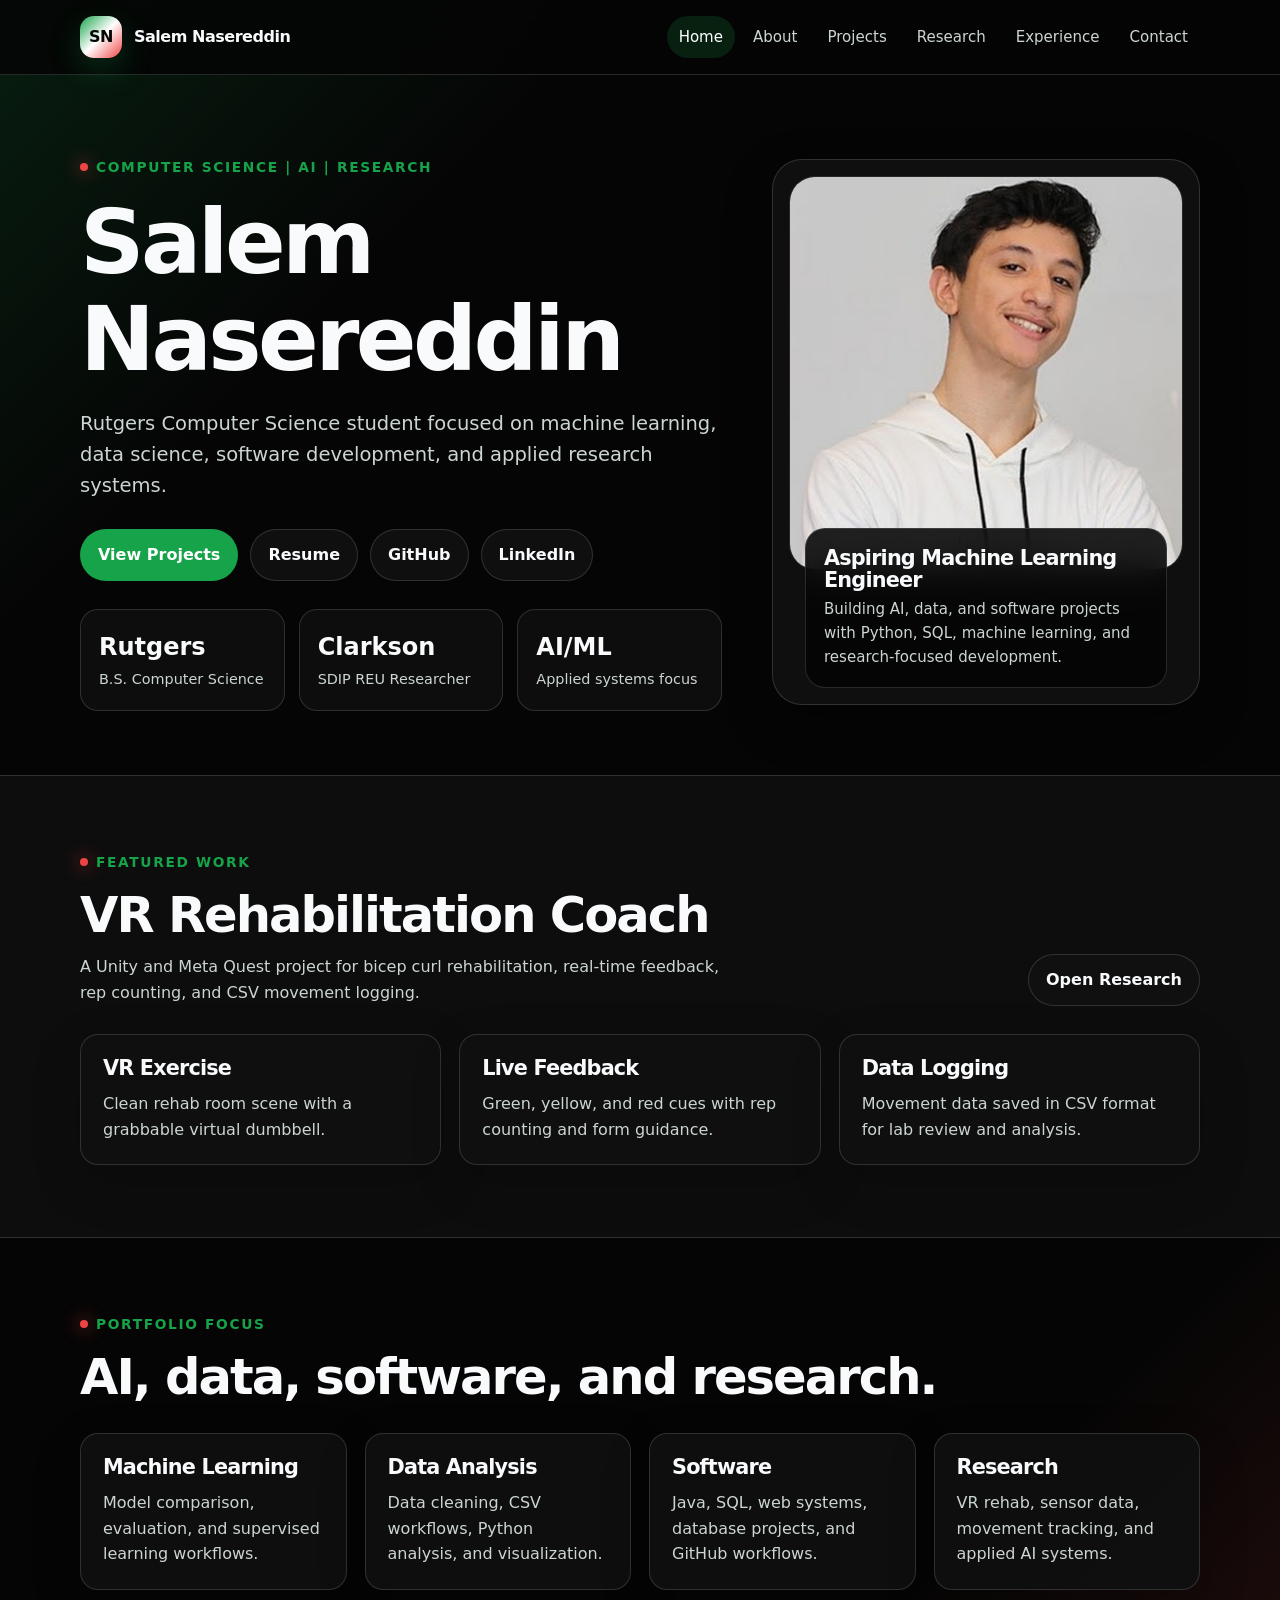
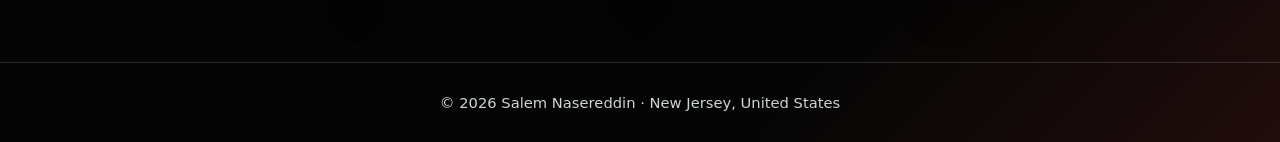
<file: index.html>
<!DOCTYPE html>
<html lang="en">
<head>
  <meta charset="UTF-8" />
  <meta name="viewport" content="width=device-width, initial-scale=1.0" />
  <meta name="description" content="Portfolio of Salem Nasereddin, a Rutgers Computer Science student focused on AI, machine learning, data, and research systems." />
  <title>Salem Nasereddin</title>
  <link rel="stylesheet" href="css/style.css" />
</head>
<body>
  <header class="site-header">
    <nav class="nav container">
      <a class="brand" href="index.html" aria-label="Salem Nasereddin home">
        <span class="brand-mark">SN</span>
        <span>Salem Nasereddin</span>
      </a>

      <button class="menu-toggle" aria-label="Toggle menu" aria-expanded="false">
        <span></span><span></span><span></span>
      </button>

      <div class="nav-links">
        <a class="active" href="index.html">Home</a>
        <a href="about.html">About</a>
        <a href="projects.html">Projects</a>
        <a href="research.html">Research</a>
        <a href="experience.html">Experience</a>
        <a href="contact.html">Contact</a>
      </div>
    </nav>
  </header>

  <main>
    <section class="hero">
      <div class="container hero-grid">
        <div class="reveal">
          <span class="eyebrow">Computer Science | AI | Research</span>
          <h1>Salem Nasereddin</h1>
          <p class="lead">Rutgers Computer Science student focused on machine learning, data science, software development, and applied research systems.</p>

          <div class="hero-actions">
            <a class="btn primary" href="projects.html">View Projects</a>
            <a class="btn secondary" href="assets/Salem_Nasereddin_Resume.pdf" target="_blank" rel="noreferrer">Resume</a>
            <a class="btn secondary" href="https://github.com/xs0mx" target="_blank" rel="noreferrer">GitHub</a>
            <a class="btn secondary" href="https://www.linkedin.com/in/salem-nasereddin-930493247/" target="_blank" rel="noreferrer">LinkedIn</a>
          </div>

          <div class="stat-grid">
            <div class="stat"><strong>Rutgers</strong><span>B.S. Computer Science</span></div>
            <div class="stat"><strong>Clarkson</strong><span>SDIP REU Researcher</span></div>
            <div class="stat"><strong>AI/ML</strong><span>Applied systems focus</span></div>
          </div>
        </div>

        <aside class="hero-card reveal">
          <img class="profile-photo" src="assets/profile.jpg" alt="Professional photo of Salem Nasereddin" />
          <div class="quick-card">
            <h3>Aspiring Machine Learning Engineer</h3>
            <p>Building AI, data, and software projects with Python, SQL, machine learning, and research-focused development.</p>
          </div>
        </aside>
      </div>
    </section>

    <section class="section alt">
      <div class="container">
        <div class="section-header reveal">
          <div>
            <span class="eyebrow">Featured Work</span>
            <h2>VR Rehabilitation Coach</h2>
            <p>A Unity and Meta Quest project for bicep curl rehabilitation, real-time feedback, rep counting, and CSV movement logging.</p>
          </div>
          <a class="btn secondary" href="research.html">Open Research</a>
        </div>

        <div class="grid-3">
          <article class="card reveal">
            <h3>VR Exercise</h3>
            <p>Clean rehab room scene with a grabbable virtual dumbbell.</p>
          </article>
          <article class="card reveal">
            <h3>Live Feedback</h3>
            <p>Green, yellow, and red cues with rep counting and form guidance.</p>
          </article>
          <article class="card reveal">
            <h3>Data Logging</h3>
            <p>Movement data saved in CSV format for lab review and analysis.</p>
          </article>
        </div>
      </div>
    </section>

    <section class="section">
      <div class="container">
        <div class="section-header reveal">
          <div>
            <span class="eyebrow">Portfolio Focus</span>
            <h2>AI, data, software, and research.</h2>
          </div>
        </div>

        <div class="grid-4">
          <article class="card reveal">
            <h3>Machine Learning</h3>
            <p>Model comparison, evaluation, and supervised learning workflows.</p>
          </article>
          <article class="card reveal">
            <h3>Data Analysis</h3>
            <p>Data cleaning, CSV workflows, Python analysis, and visualization.</p>
          </article>
          <article class="card reveal">
            <h3>Software</h3>
            <p>Java, SQL, web systems, database projects, and GitHub workflows.</p>
          </article>
          <article class="card reveal">
            <h3>Research</h3>
            <p>VR rehab, sensor data, movement tracking, and applied AI systems.</p>
          </article>
        </div>
      </div>
    </section>
  </main>

  <footer class="footer">
    <div class="container">© <span data-year></span> Salem Nasereddin · New Jersey, United States</div>
  </footer>

  <script src="js/script.js"></script>
</body>
</html>
</file>
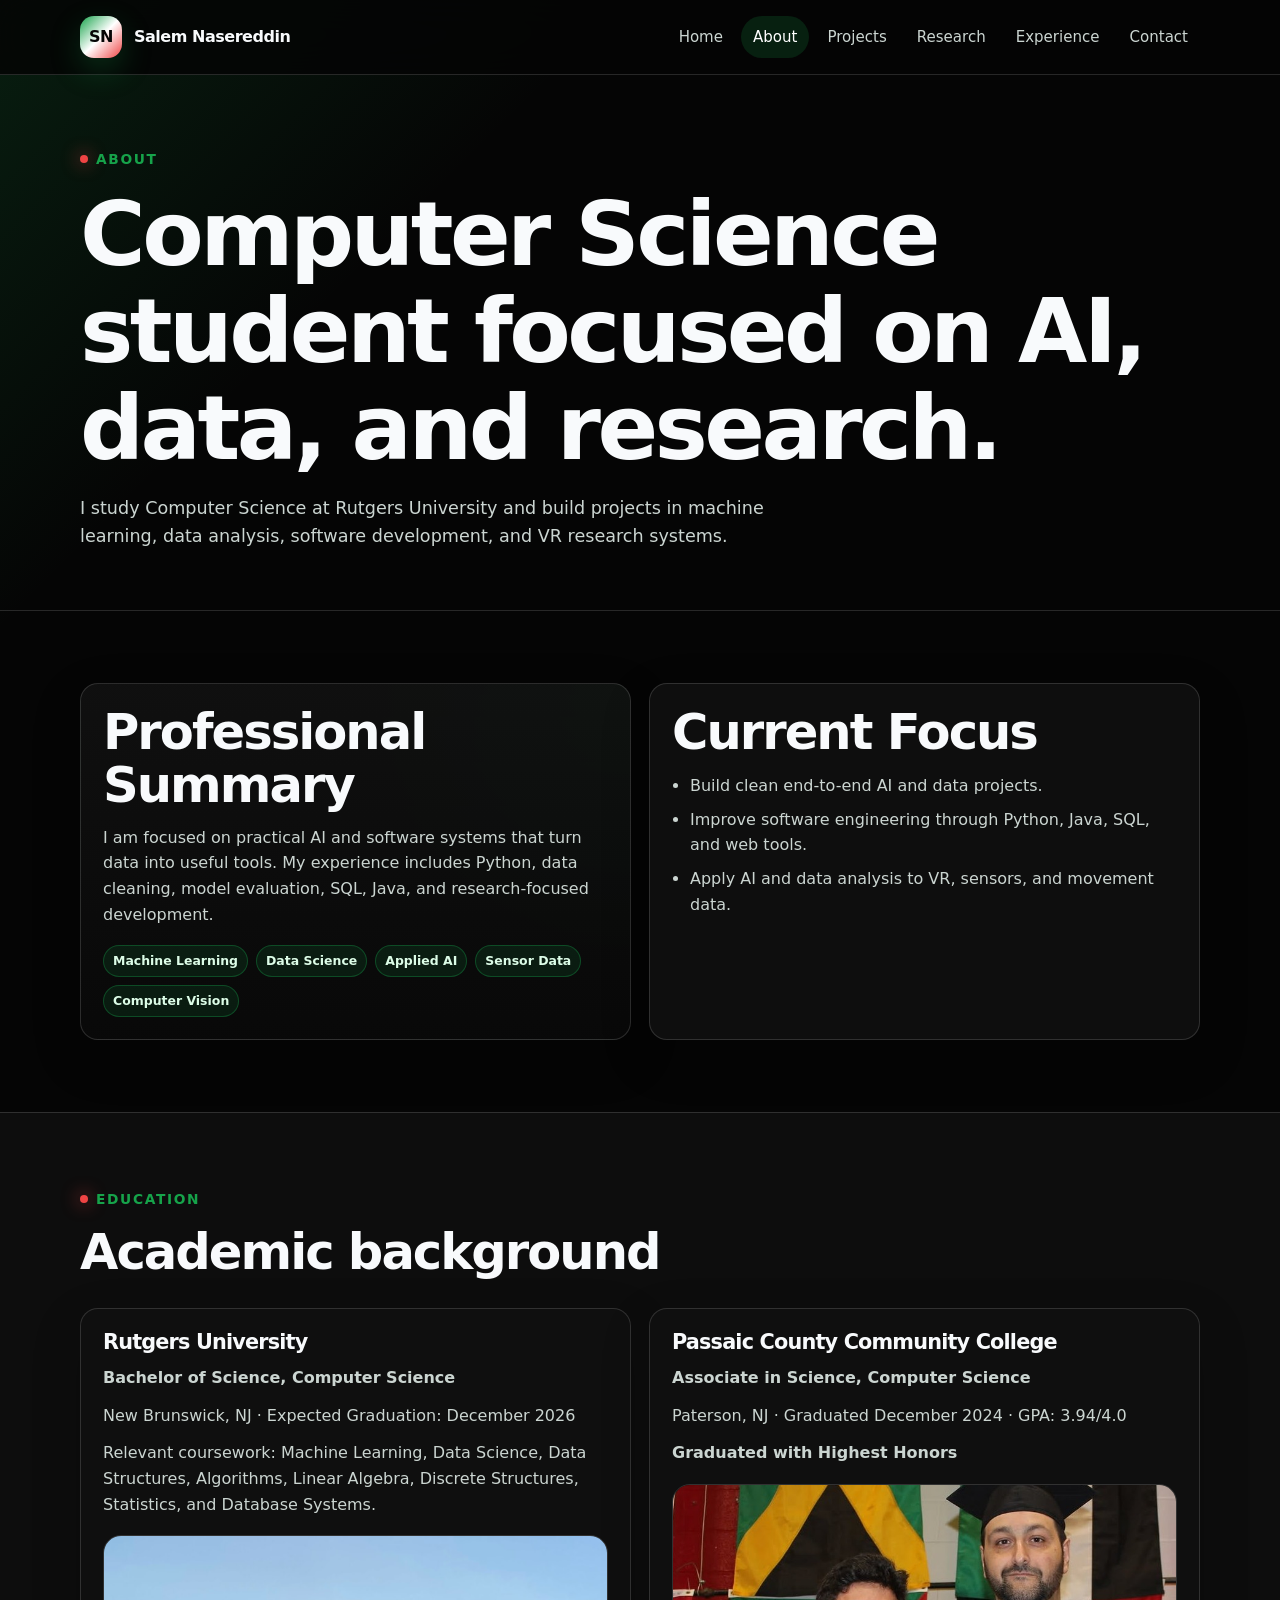
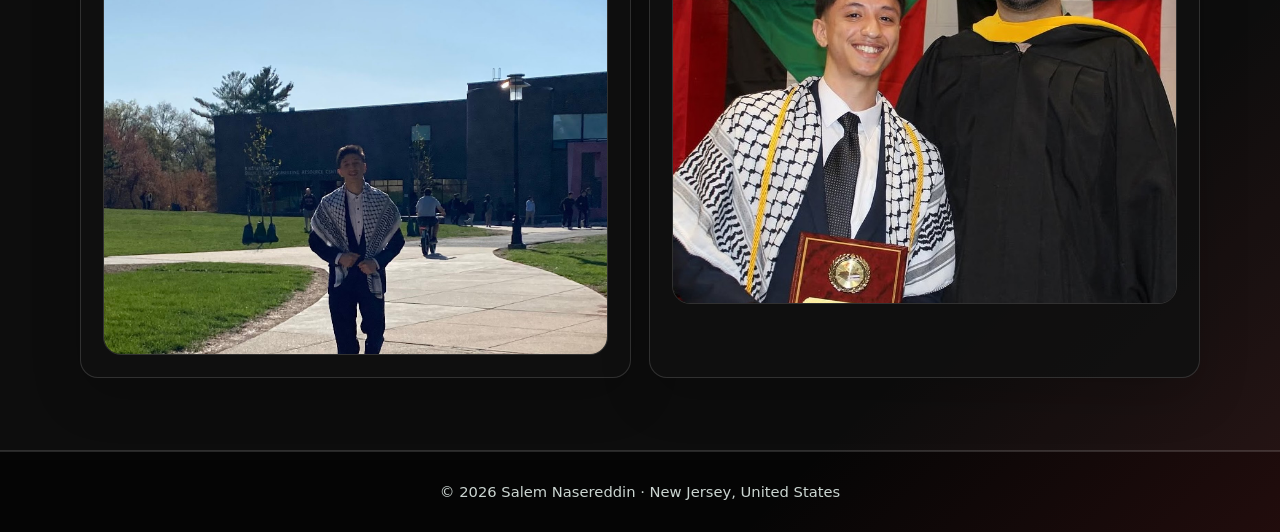
<file: about.html>
<!DOCTYPE html>
<html lang="en">
<head>
  <meta charset="UTF-8" />
  <meta name="viewport" content="width=device-width, initial-scale=1.0" />
  <meta name="description" content="About Salem Nasereddin, a Rutgers Computer Science student focused on machine learning and applied AI." />
  <title>About | Salem Nasereddin</title>
  <link rel="stylesheet" href="css/style.css" />
</head>
<body>
  <header class="site-header">
    <nav class="nav container">
      <a class="brand" href="index.html"><span class="brand-mark">SN</span><span>Salem Nasereddin</span></a>

      <button class="menu-toggle" aria-label="Toggle menu" aria-expanded="false">
        <span></span><span></span><span></span>
      </button>

      <div class="nav-links">
        <a href="index.html">Home</a>
        <a class="active" href="about.html">About</a>
        <a href="projects.html">Projects</a>
        <a href="research.html">Research</a>
        <a href="experience.html">Experience</a>
        <a href="contact.html">Contact</a>
      </div>
    </nav>
  </header>

  <main>
    <section class="page-hero">
      <div class="container reveal">
        <span class="eyebrow">About</span>
        <h1>Computer Science student focused on AI, data, and research.</h1>
        <p>I study Computer Science at Rutgers University and build projects in machine learning, data analysis, software development, and VR research systems.</p>
      </div>
    </section>

    <section class="section">
      <div class="container grid-2">
        <article class="card featured reveal">
          <h2>Professional Summary</h2>
          <p>I am focused on practical AI and software systems that turn data into useful tools. My experience includes Python, data cleaning, model evaluation, SQL, Java, and research-focused development.</p>

          <div class="tag-row">
            <span class="tag">Machine Learning</span>
            <span class="tag">Data Science</span>
            <span class="tag">Applied AI</span>
            <span class="tag">Sensor Data</span>
            <span class="tag">Computer Vision</span>
          </div>
        </article>

        <article class="card reveal">
          <h2>Current Focus</h2>
          <ul class="check-list">
            <li>Build clean end-to-end AI and data projects.</li>
            <li>Improve software engineering through Python, Java, SQL, and web tools.</li>
            <li>Apply AI and data analysis to VR, sensors, and movement data.</li>
          </ul>
        </article>
      </div>
    </section>

    <section class="section alt">
      <div class="container">
        <div class="section-header reveal">
          <div>
            <span class="eyebrow">Education</span>
            <h2>Academic background</h2>
          </div>
        </div>

        <div class="grid-2">
          <article class="card reveal education-card">
            <h3>Rutgers University</h3>
            <p><strong>Bachelor of Science, Computer Science</strong></p>
            <p>New Brunswick, NJ · Expected Graduation: December 2026</p>
            <p>Relevant coursework: Machine Learning, Data Science, Data Structures, Algorithms, Linear Algebra, Discrete Structures, Statistics, and Database Systems.</p>
            <img class="education-photo rutgers-photo" src="assets/pictureatrutgers.jpg" alt="Salem Nasereddin at Rutgers University" />
          </article>

          <article class="card reveal education-card">
            <h3>Passaic County Community College</h3>
            <p><strong>Associate in Science, Computer Science</strong></p>
            <p>Paterson, NJ · Graduated December 2024 · GPA: 3.94/4.0</p>
            <p><strong>Graduated with Highest Honors</strong></p>
            <img class="education-photo" src="assets/pccc-highest-honors.jpg" alt="Salem Nasereddin receiving Highest Honors recognition at Passaic County Community College graduation" />
          </article>
        </div>
      </div>
    </section>
  </main>

  <footer class="footer">
    <div class="container">© <span data-year></span> Salem Nasereddin · New Jersey, United States</div>
  </footer>

  <script src="js/script.js"></script>
</body>
</html>
</file>
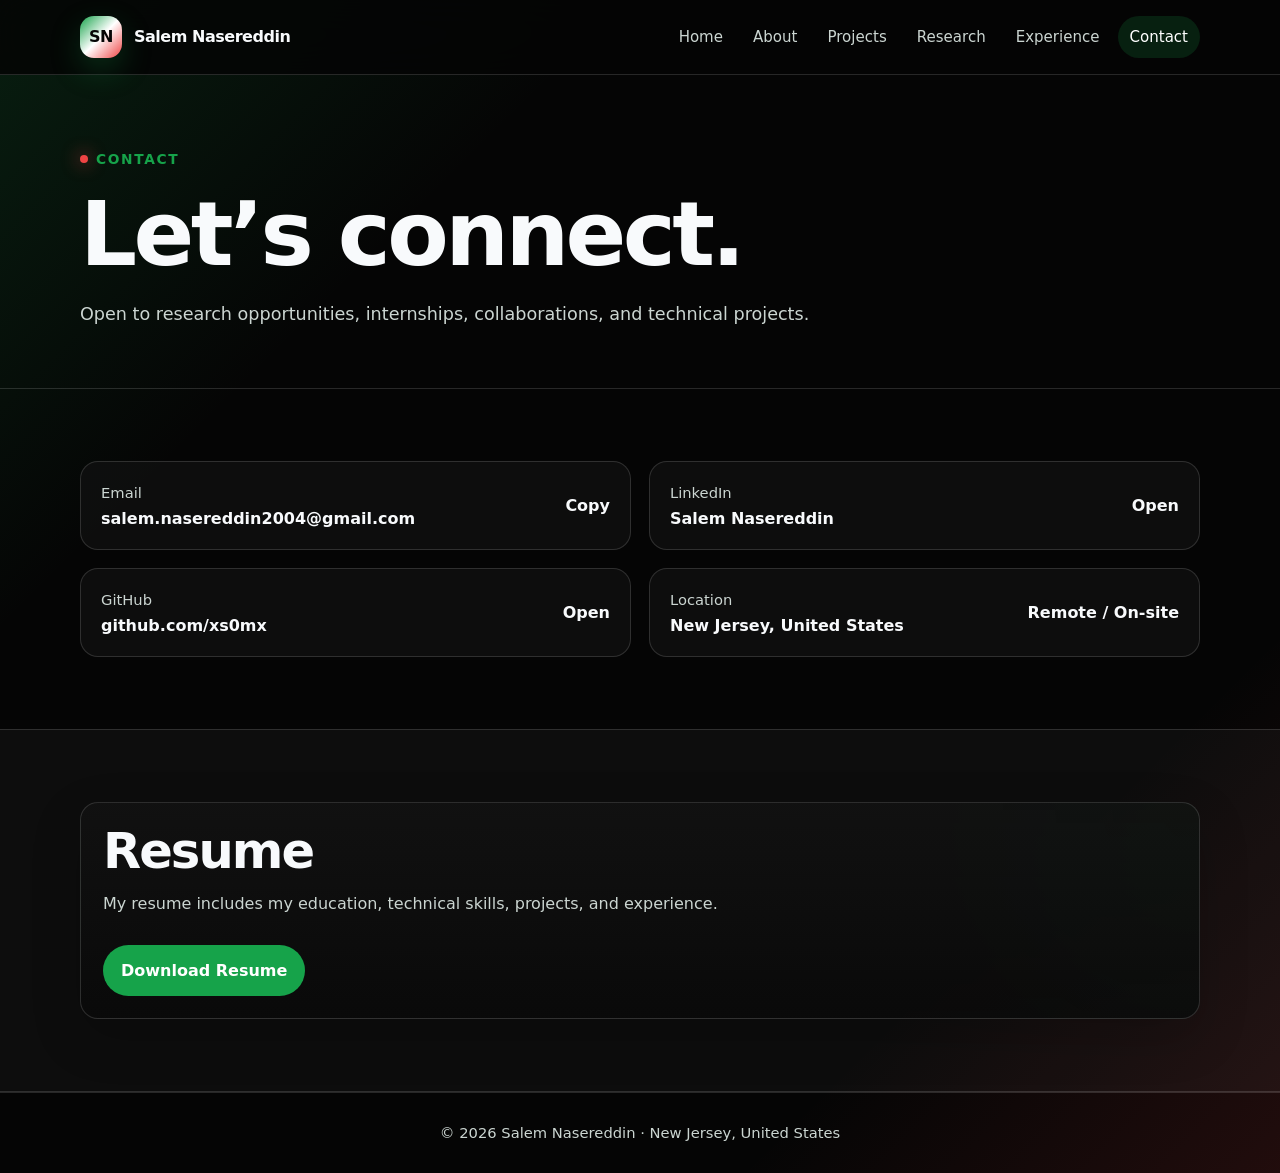
<file: contact.html>
<!DOCTYPE html>
<html lang="en">
<head>
  <meta charset="UTF-8" />
  <meta name="viewport" content="width=device-width, initial-scale=1.0" />
  <meta name="description" content="Contact Salem Nasereddin." />
  <title>Contact | Salem Nasereddin</title>
  <link rel="stylesheet" href="css/style.css" />
</head>
<body>
  <header class="site-header">
    <nav class="nav container">
      <a class="brand" href="index.html"><span class="brand-mark">SN</span><span>Salem Nasereddin</span></a>

      <button class="menu-toggle" aria-label="Toggle menu" aria-expanded="false">
        <span></span><span></span><span></span>
      </button>

      <div class="nav-links">
        <a href="index.html">Home</a>
        <a href="about.html">About</a>
        <a href="projects.html">Projects</a>
        <a href="research.html">Research</a>
        <a href="experience.html">Experience</a>
        <a class="active" href="contact.html">Contact</a>
      </div>
    </nav>
  </header>

  <main>
    <section class="page-hero">
      <div class="container reveal">
        <span class="eyebrow">Contact</span>
        <h1>Let’s connect.</h1>
        <p>Open to research opportunities, internships, collaborations, and technical projects.</p>
      </div>
    </section>

    <section class="section">
      <div class="container contact-panel">
        <a class="contact-link reveal" href="mailto:salem.nasereddin2004@gmail.com" data-copy-email="salem.nasereddin2004@gmail.com">
          <div>
            <span>Email</span><br />
            <strong>salem.nasereddin2004@gmail.com</strong>
          </div>
          <strong class="copy-status">Copy</strong>
        </a>

        <a class="contact-link reveal" href="https://www.linkedin.com/in/salem-nasereddin-930493247/" target="_blank" rel="noreferrer">
          <div>
            <span>LinkedIn</span><br />
            <strong>Salem Nasereddin</strong>
          </div>
          <strong>Open</strong>
        </a>

        <a class="contact-link reveal" href="https://github.com/xs0mx" target="_blank" rel="noreferrer">
          <div>
            <span>GitHub</span><br />
            <strong>github.com/xs0mx</strong>
          </div>
          <strong>Open</strong>
        </a>

        <div class="contact-link reveal">
          <div>
            <span>Location</span><br />
            <strong>New Jersey, United States</strong>
          </div>
          <strong>Remote / On-site</strong>
        </div>
      </div>
    </section>

    <section class="section alt">
      <div class="container">
        <article class="card featured reveal">
          <h2>Resume</h2>
          <p>My resume includes my education, technical skills, projects, and experience.</p>
          <div class="card-actions">
            <a class="btn primary" href="assets/Salem_Nasereddin_Resume.pdf" target="_blank" rel="noreferrer">Download Resume</a>
          </div>
        </article>
      </div>
    </section>
  </main>

  <footer class="footer">
    <div class="container">© <span data-year></span> Salem Nasereddin · New Jersey, United States</div>
  </footer>

  <script src="js/script.js"></script>
</body>
</html>
</file>
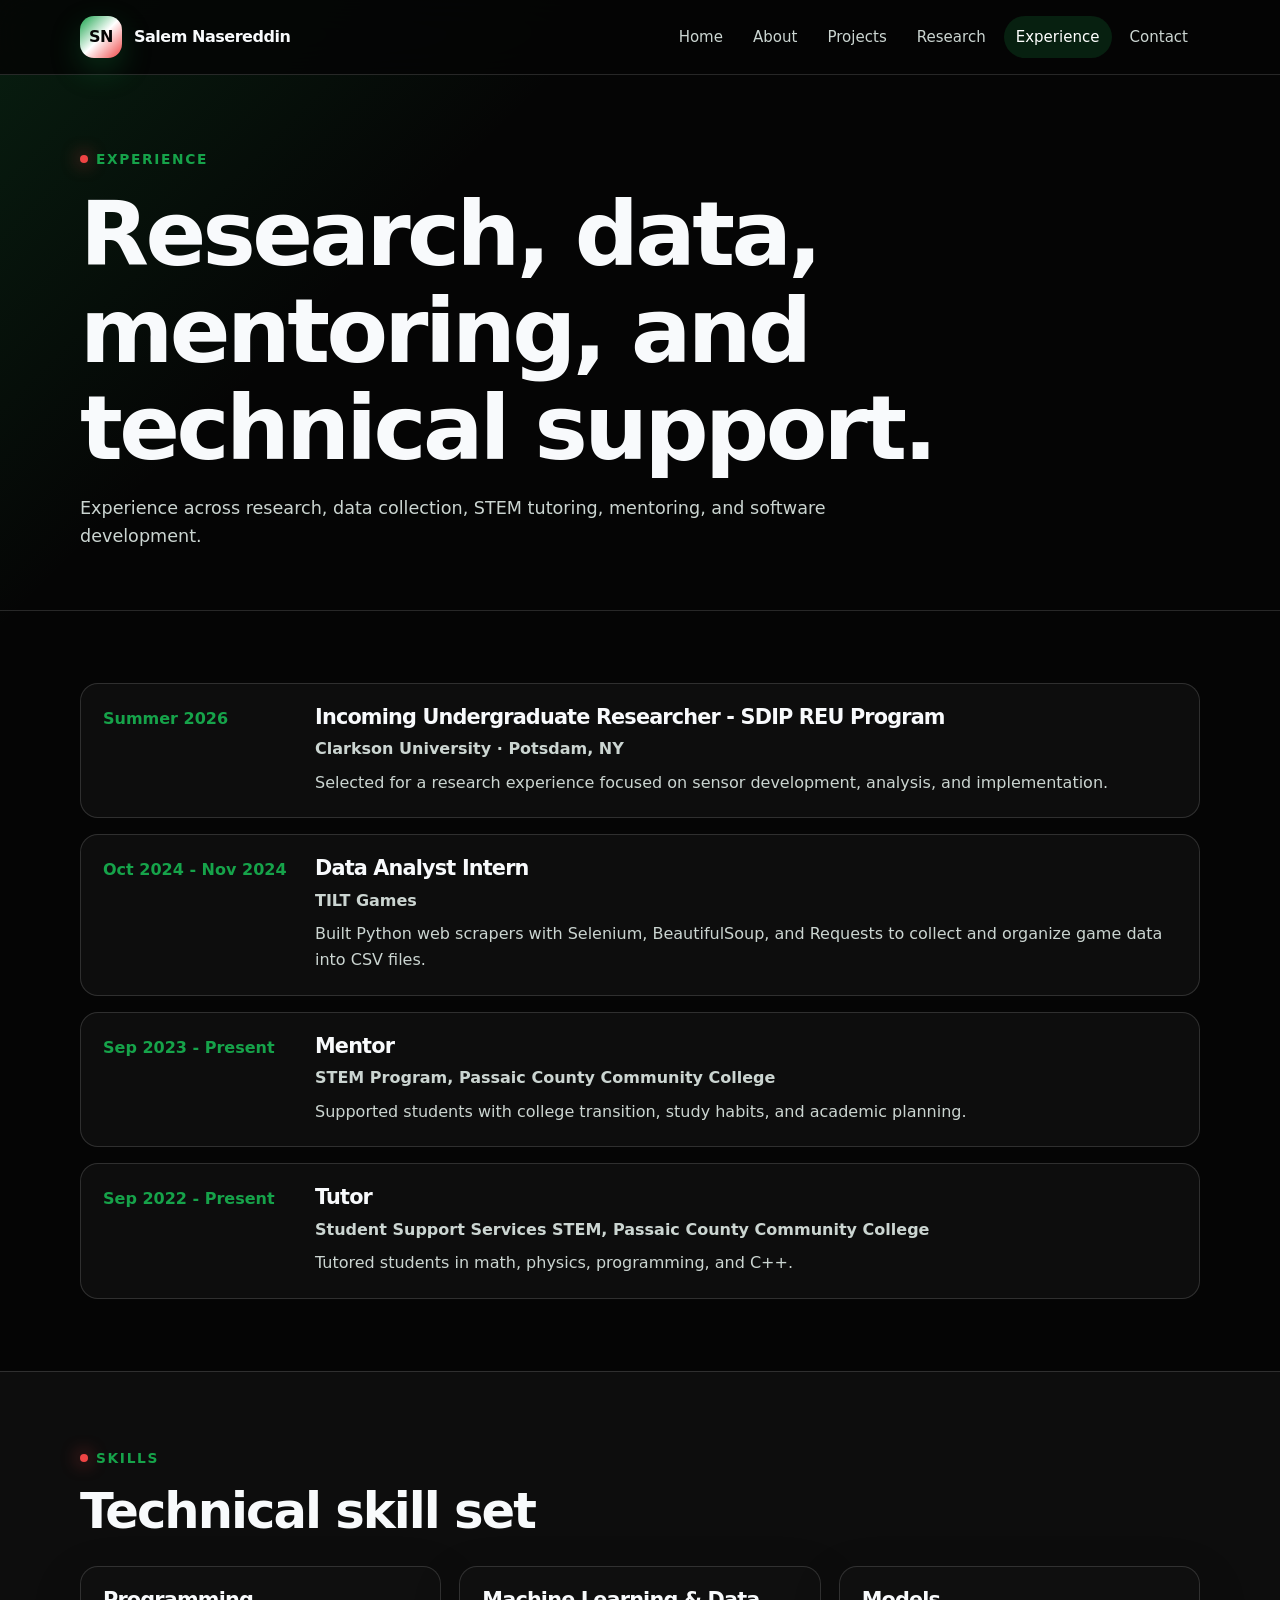
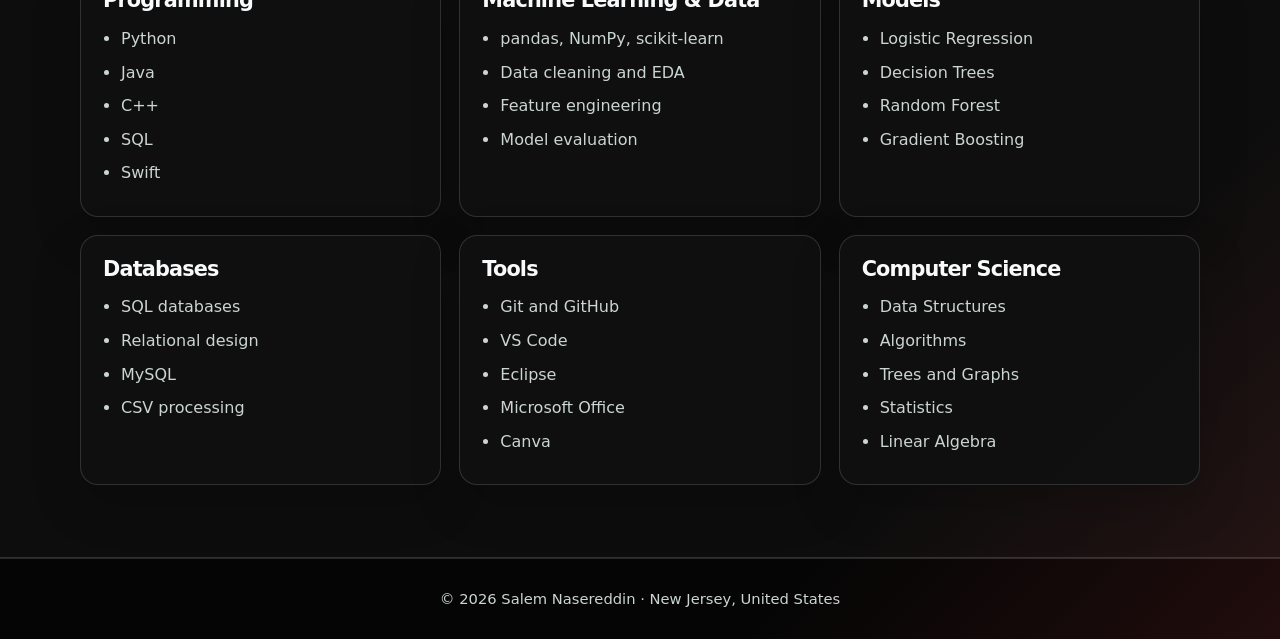
<file: experience.html>
<!DOCTYPE html>
<html lang="en">
<head>
  <meta charset="UTF-8" />
  <meta name="viewport" content="width=device-width, initial-scale=1.0" />
  <meta name="description" content="Experience and skills of Salem Nasereddin." />
  <title>Experience | Salem Nasereddin</title>
  <link rel="stylesheet" href="css/style.css" />
</head>
<body>
  <header class="site-header">
    <nav class="nav container">
      <a class="brand" href="index.html"><span class="brand-mark">SN</span><span>Salem Nasereddin</span></a>

      <button class="menu-toggle" aria-label="Toggle menu" aria-expanded="false">
        <span></span><span></span><span></span>
      </button>

      <div class="nav-links">
        <a href="index.html">Home</a>
        <a href="about.html">About</a>
        <a href="projects.html">Projects</a>
        <a href="research.html">Research</a>
        <a class="active" href="experience.html">Experience</a>
        <a href="contact.html">Contact</a>
      </div>
    </nav>
  </header>

  <main>
    <section class="page-hero">
      <div class="container reveal">
        <span class="eyebrow">Experience</span>
        <h1>Research, data, mentoring, and technical support.</h1>
        <p>Experience across research, data collection, STEM tutoring, mentoring, and software development.</p>
      </div>
    </section>

    <section class="section">
      <div class="container">
        <div class="timeline">
          <article class="timeline-item reveal">
            <div class="timeline-date">Summer 2026</div>
            <div>
              <h3>Incoming Undergraduate Researcher - SDIP REU Program</h3>
              <p><strong>Clarkson University · Potsdam, NY</strong></p>
              <p>Selected for a research experience focused on sensor development, analysis, and implementation.</p>
            </div>
          </article>

          <article class="timeline-item reveal">
            <div class="timeline-date">Oct 2024 - Nov 2024</div>
            <div>
              <h3>Data Analyst Intern</h3>
              <p><strong>TILT Games</strong></p>
              <p>Built Python web scrapers with Selenium, BeautifulSoup, and Requests to collect and organize game data into CSV files.</p>
            </div>
          </article>

          <article class="timeline-item reveal">
            <div class="timeline-date">Sep 2023 - Present</div>
            <div>
              <h3>Mentor</h3>
              <p><strong>STEM Program, Passaic County Community College</strong></p>
              <p>Supported students with college transition, study habits, and academic planning.</p>
            </div>
          </article>

          <article class="timeline-item reveal">
            <div class="timeline-date">Sep 2022 - Present</div>
            <div>
              <h3>Tutor</h3>
              <p><strong>Student Support Services STEM, Passaic County Community College</strong></p>
              <p>Tutored students in math, physics, programming, and C++.</p>
            </div>
          </article>
        </div>
      </div>
    </section>

    <section class="section alt">
      <div class="container">
        <div class="section-header reveal">
          <div>
            <span class="eyebrow">Skills</span>
            <h2>Technical skill set</h2>
          </div>
        </div>

        <div class="grid-3">
          <article class="card reveal">
            <h3>Programming</h3>
            <ul class="skill-list">
              <li>Python</li>
              <li>Java</li>
              <li>C++</li>
              <li>SQL</li>
              <li>Swift</li>
            </ul>
          </article>

          <article class="card reveal">
            <h3>Machine Learning & Data</h3>
            <ul class="skill-list">
              <li>pandas, NumPy, scikit-learn</li>
              <li>Data cleaning and EDA</li>
              <li>Feature engineering</li>
              <li>Model evaluation</li>
            </ul>
          </article>

          <article class="card reveal">
            <h3>Models</h3>
            <ul class="skill-list">
              <li>Logistic Regression</li>
              <li>Decision Trees</li>
              <li>Random Forest</li>
              <li>Gradient Boosting</li>
            </ul>
          </article>

          <article class="card reveal">
            <h3>Databases</h3>
            <ul class="skill-list">
              <li>SQL databases</li>
              <li>Relational design</li>
              <li>MySQL</li>
              <li>CSV processing</li>
            </ul>
          </article>

          <article class="card reveal">
            <h3>Tools</h3>
            <ul class="skill-list">
              <li>Git and GitHub</li>
              <li>VS Code</li>
              <li>Eclipse</li>
              <li>Microsoft Office</li>
              <li>Canva</li>
            </ul>
          </article>

          <article class="card reveal">
            <h3>Computer Science</h3>
            <ul class="skill-list">
              <li>Data Structures</li>
              <li>Algorithms</li>
              <li>Trees and Graphs</li>
              <li>Statistics</li>
              <li>Linear Algebra</li>
            </ul>
          </article>
        </div>
      </div>
    </section>
  </main>

  <footer class="footer">
    <div class="container">© <span data-year></span> Salem Nasereddin · New Jersey, United States</div>
  </footer>

  <script src="js/script.js"></script>
</body>
</html>
</file>
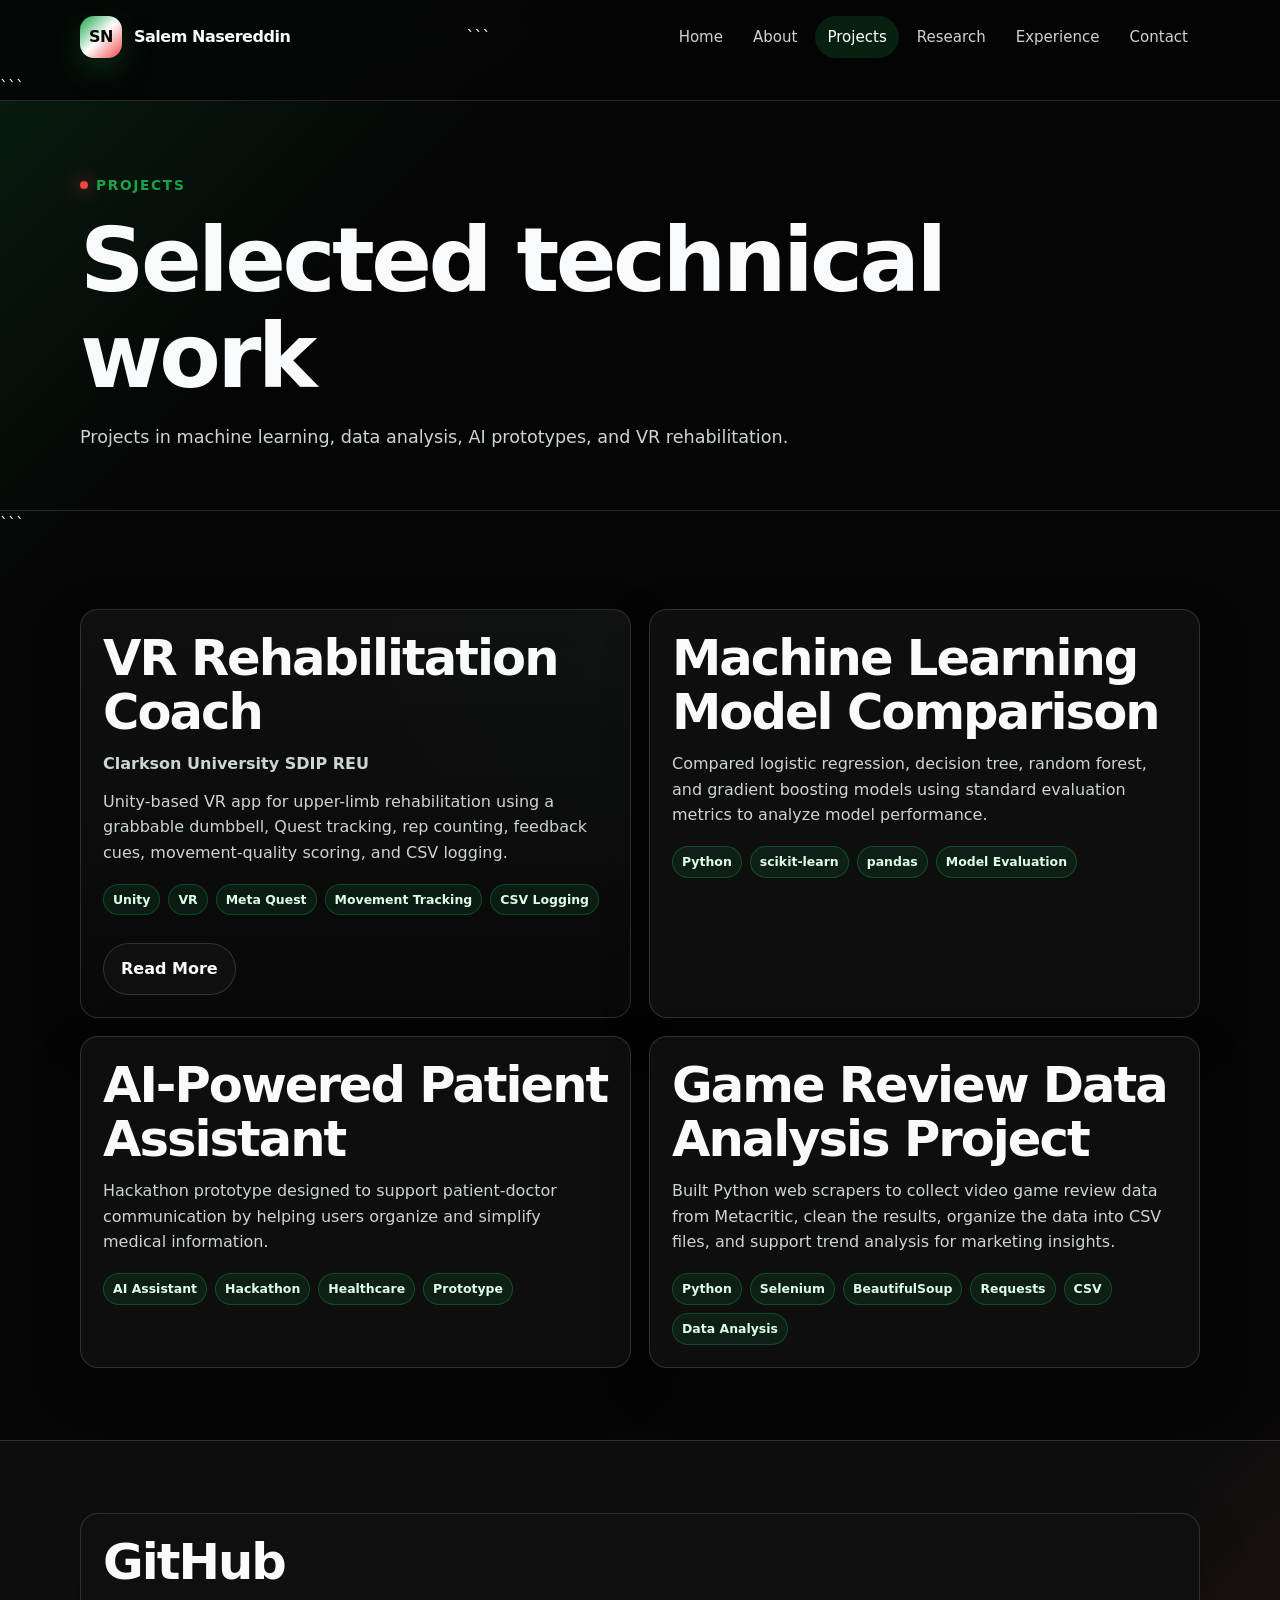
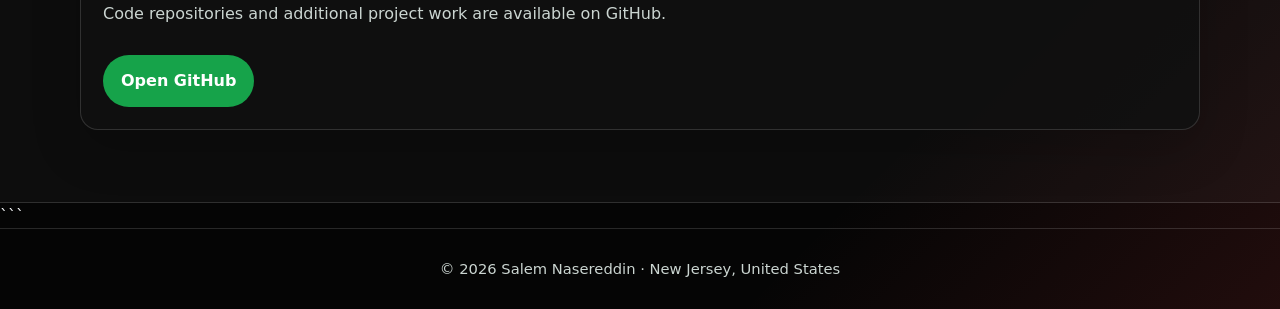
<file: projects.html>
<!DOCTYPE html>

<html lang="en">
<head>
  <meta charset="UTF-8" />
  <meta name="viewport" content="width=device-width, initial-scale=1.0" />
  <meta name="description" content="Projects by Salem Nasereddin in machine learning, AI, data analysis, and VR rehabilitation." />
  <title>Projects | Salem Nasereddin</title>
  <link rel="stylesheet" href="css/style.css" />
</head>
<body>
  <header class="site-header">
    <nav class="nav container">
      <a class="brand" href="index.html"><span class="brand-mark">SN</span><span>Salem Nasereddin</span></a>

```
  <button class="menu-toggle" aria-label="Toggle menu" aria-expanded="false">
    <span></span><span></span><span></span>
  </button>

  <div class="nav-links">
    <a href="index.html">Home</a>
    <a href="about.html">About</a>
    <a class="active" href="projects.html">Projects</a>
    <a href="research.html">Research</a>
    <a href="experience.html">Experience</a>
    <a href="contact.html">Contact</a>
  </div>
</nav>
```

  </header>

  <main>
    <section class="page-hero">
      <div class="container reveal">
        <span class="eyebrow">Projects</span>
        <h1>Selected technical work</h1>
        <p>Projects in machine learning, data analysis, AI prototypes, and VR rehabilitation.</p>
      </div>
    </section>

```
<section class="section">
  <div class="container grid-2">
    <article class="card featured reveal">
      <h2>VR Rehabilitation Coach</h2>
      <p><strong>Clarkson University SDIP REU</strong></p>
      <p>Unity-based VR app for upper-limb rehabilitation using a grabbable dumbbell, Quest tracking, rep counting, feedback cues, movement-quality scoring, and CSV logging.</p>

      <div class="tag-row">
        <span class="tag">Unity</span>
        <span class="tag">VR</span>
        <span class="tag">Meta Quest</span>
        <span class="tag">Movement Tracking</span>
        <span class="tag">CSV Logging</span>
      </div>

      <div class="card-actions">
        <a class="btn secondary" href="research.html">Read More</a>
      </div>
    </article>

    <article class="card reveal">
      <h2>Machine Learning Model Comparison</h2>
      <p>Compared logistic regression, decision tree, random forest, and gradient boosting models using standard evaluation metrics to analyze model performance.</p>

      <div class="tag-row">
        <span class="tag">Python</span>
        <span class="tag">scikit-learn</span>
        <span class="tag">pandas</span>
        <span class="tag">Model Evaluation</span>
      </div>
    </article>

    <article class="card reveal">
      <h2>AI-Powered Patient Assistant</h2>
      <p>Hackathon prototype designed to support patient-doctor communication by helping users organize and simplify medical information.</p>

      <div class="tag-row">
        <span class="tag">AI Assistant</span>
        <span class="tag">Hackathon</span>
        <span class="tag">Healthcare</span>
        <span class="tag">Prototype</span>
      </div>
    </article>

    <article class="card reveal">
      <h2>Game Review Data Analysis Project</h2>
      <p>Built Python web scrapers to collect video game review data from Metacritic, clean the results, organize the data into CSV files, and support trend analysis for marketing insights.</p>

      <div class="tag-row">
        <span class="tag">Python</span>
        <span class="tag">Selenium</span>
        <span class="tag">BeautifulSoup</span>
        <span class="tag">Requests</span>
        <span class="tag">CSV</span>
        <span class="tag">Data Analysis</span>
      </div>
    </article>
  </div>
</section>

<section class="section alt">
  <div class="container">
    <article class="card reveal">
      <h2>GitHub</h2>
      <p>Code repositories and additional project work are available on GitHub.</p>
      <div class="card-actions">
        <a class="btn primary" href="https://github.com/xs0mx" target="_blank" rel="noreferrer">Open GitHub</a>
      </div>
    </article>
  </div>
</section>
```

  </main>

  <footer class="footer">
    <div class="container">© <span data-year></span> Salem Nasereddin · New Jersey, United States</div>
  </footer>

  <script src="js/script.js"></script>

</body>
</html>
</file>
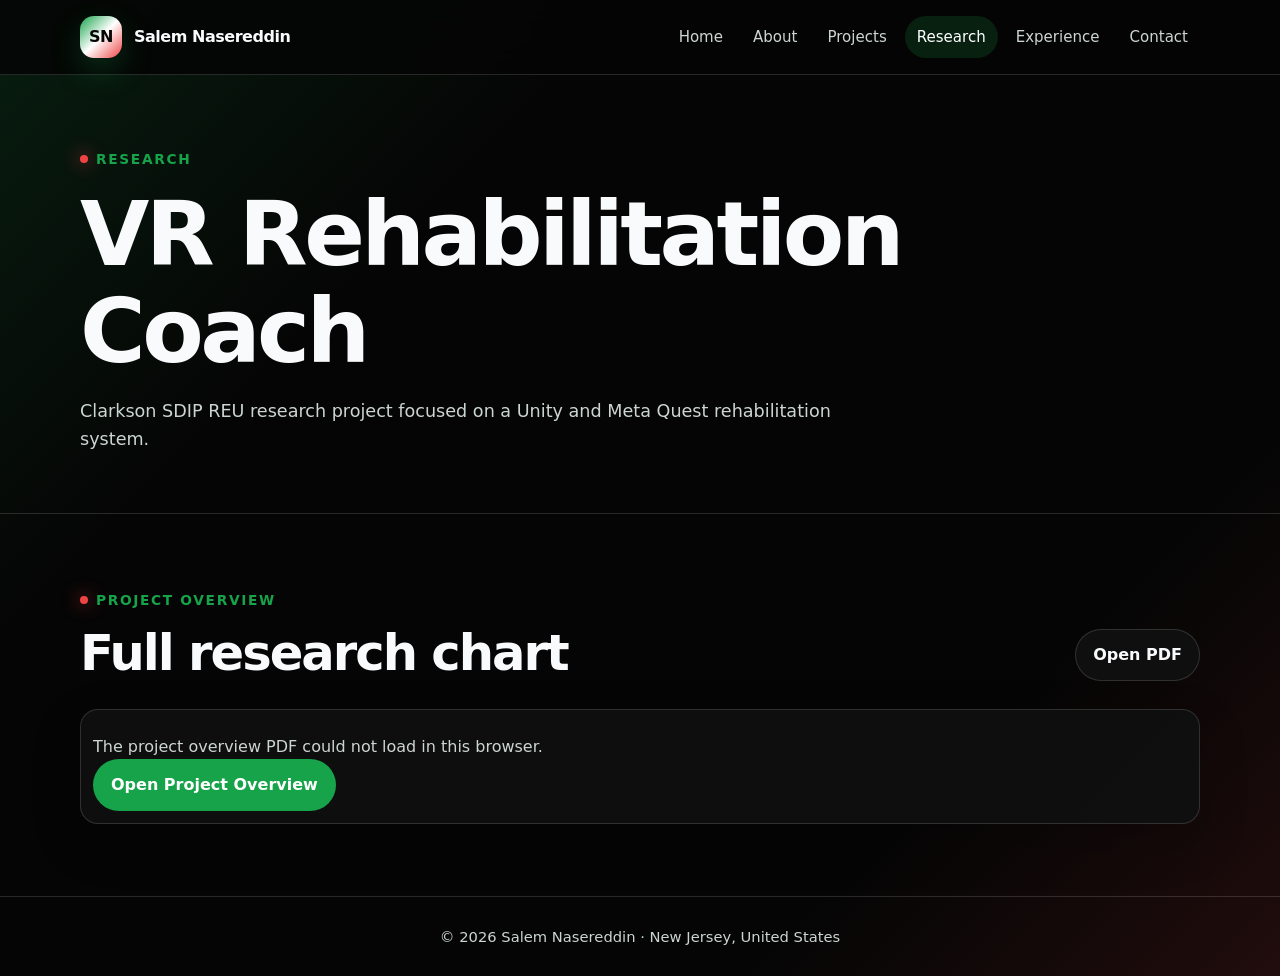
<file: research.html>
<!DOCTYPE html>
<html lang="en">
<head>
  <meta charset="UTF-8" />
  <meta name="viewport" content="width=device-width, initial-scale=1.0" />
  <meta name="description" content="Research work by Salem Nasereddin, including the Clarkson SDIP REU VR Rehabilitation Coach project." />
  <title>Research | Salem Nasereddin</title>
  <link rel="stylesheet" href="css/style.css?v=4" />
</head>
<body>
  <header class="site-header">
    <nav class="nav container">
      <a class="brand" href="index.html">
        <span class="brand-mark">SN</span>
        <span>Salem Nasereddin</span>
      </a>

      <button class="menu-toggle" aria-label="Toggle menu" aria-expanded="false">
        <span></span><span></span><span></span>
      </button>

      <div class="nav-links">
        <a href="index.html">Home</a>
        <a href="about.html">About</a>
        <a href="projects.html">Projects</a>
        <a class="active" href="research.html">Research</a>
        <a href="experience.html">Experience</a>
        <a href="contact.html">Contact</a>
      </div>
    </nav>
  </header>

  <main>
    <section class="page-hero">
      <div class="container reveal">
        <span class="eyebrow">Research</span>
        <h1>VR Rehabilitation Coach</h1>
        <p>Clarkson SDIP REU research project focused on a Unity and Meta Quest rehabilitation system.</p>
      </div>
    </section>

    <section class="section">
      <div class="container">
        <div class="section-header reveal">
          <div>
            <span class="eyebrow">Project Overview</span>
            <h2>Full research chart</h2>
          </div>

          <a class="btn secondary" href="assets/VR_Rehabilitation_Coach_Chart.pdf" target="_blank" rel="noreferrer">Open PDF</a>
        </div>

        <article class="card reveal pdf-card">
          <object
            class="pdf-viewer"
            data="assets/VR_Rehabilitation_Coach_Chart.pdf"
            type="application/pdf">
            <div class="pdf-fallback">
              <p>The project overview PDF could not load in this browser.</p>
              <a class="btn primary" href="assets/VR_Rehabilitation_Coach_Chart.pdf" target="_blank" rel="noreferrer">Open Project Overview</a>
            </div>
          </object>
        </article>
      </div>
    </section>
  </main>

  <footer class="footer">
    <div class="container">© <span data-year></span> Salem Nasereddin · New Jersey, United States</div>
  </footer>

  <script src="js/script.js"></script>
</body>
</html>
</file>
<file: css/style.css>
:root {
  --bg: #050505;
  --bg-soft: #0b0f0c;
  --card: #111111;
  --card-2: #151515;
  --text: #f8fafc;
  --muted: #cbd5d1;
  --line: rgba(255, 255, 255, 0.14);
  --accent: #16a34a;
  --accent-2: #ef4444;
  --white: #ffffff;
  --shadow: 0 18px 45px rgba(0, 0, 0, 0.35);
  --radius: 18px;
}

* {
  box-sizing: border-box;
}

html {
  scroll-behavior: smooth;
}

body {
  margin: 0;
  font-family: Inter, ui-sans-serif, system-ui, -apple-system, BlinkMacSystemFont, "Segoe UI", sans-serif;
  color: var(--text);
  background:
    linear-gradient(135deg, rgba(22, 163, 74, 0.16), transparent 28rem),
    linear-gradient(315deg, rgba(239, 68, 68, 0.12), transparent 24rem),
    var(--bg);
  line-height: 1.6;
}

body.menu-open {
  overflow: hidden;
}

a {
  color: inherit;
  text-decoration: none;
}

img,
video {
  max-width: 100%;
}

.container {
  width: min(1120px, calc(100% - 40px));
  margin: 0 auto;
}

.site-header {
  position: sticky;
  top: 0;
  z-index: 100;
  border-bottom: 1px solid var(--line);
  background: rgba(5, 5, 5, 0.88);
  backdrop-filter: blur(18px);
}

.nav {
  height: 74px;
  display: flex;
  align-items: center;
  justify-content: space-between;
  gap: 24px;
}

.brand {
  display: inline-flex;
  align-items: center;
  gap: 12px;
  font-weight: 800;
  letter-spacing: -0.03em;
}

.brand-mark {
  width: 42px;
  height: 42px;
  border-radius: 14px;
  display: grid;
  place-items: center;
  background: linear-gradient(135deg, var(--accent), var(--white), var(--accent-2));
  color: #050505;
  font-weight: 900;
  box-shadow: 0 12px 30px rgba(22, 163, 74, 0.25);
}

.nav-links {
  display: flex;
  align-items: center;
  gap: 6px;
}

.nav-links a {
  padding: 9px 12px;
  border-radius: 999px;
  color: var(--muted);
  font-size: 0.94rem;
  transition: 0.2s ease;
}

.nav-links a:hover,
.nav-links a.active {
  color: var(--white);
  background: rgba(22, 163, 74, 0.18);
}

.menu-toggle {
  display: none;
  width: 42px;
  height: 42px;
  border: 1px solid var(--line);
  border-radius: 12px;
  background: rgba(17, 17, 17, 0.9);
  color: var(--text);
  cursor: pointer;
}

.menu-toggle span {
  display: block;
  width: 18px;
  height: 2px;
  margin: 4px auto;
  background: currentColor;
  border-radius: 99px;
}

.hero {
  padding: 78px 0 64px;
}

.hero-grid {
  display: grid;
  grid-template-columns: 1.2fr 0.8fr;
  align-items: center;
  gap: 50px;
}

.eyebrow {
  display: inline-flex;
  align-items: center;
  gap: 8px;
  margin-bottom: 16px;
  color: var(--accent);
  font-size: 0.86rem;
  font-weight: 800;
  text-transform: uppercase;
  letter-spacing: 0.12em;
}

.eyebrow::before {
  content: "";
  width: 8px;
  height: 8px;
  border-radius: 50%;
  background: var(--accent-2);
  box-shadow: 0 0 18px var(--accent-2);
}

h1,
h2,
h3,
h4 {
  line-height: 1.08;
  margin: 0;
  letter-spacing: -0.04em;
}

h1 {
  font-size: clamp(3rem, 7vw, 5.9rem);
}

h2 {
  font-size: clamp(2rem, 4vw, 3.1rem);
}

h3 {
  font-size: 1.3rem;
}

.lead {
  margin: 20px 0 0;
  max-width: 710px;
  color: var(--muted);
  font-size: clamp(1.05rem, 2vw, 1.22rem);
}

.hero-actions,
.card-actions {
  display: flex;
  flex-wrap: wrap;
  gap: 12px;
  margin-top: 28px;
}

.btn {
  display: inline-flex;
  align-items: center;
  justify-content: center;
  gap: 8px;
  padding: 12px 17px;
  border: 1px solid transparent;
  border-radius: 999px;
  font-weight: 750;
  transition: transform 0.18s ease, border-color 0.18s ease, background 0.18s ease;
}

.btn:hover {
  transform: translateY(-2px);
}

.btn.primary {
  background: var(--accent);
  color: #ffffff;
}

.btn.secondary {
  border-color: var(--line);
  background: rgba(17, 17, 17, 0.9);
  color: var(--text);
}

.btn.secondary:hover {
  border-color: var(--accent);
}

.hero-card {
  position: relative;
  padding: 16px;
  border: 1px solid var(--line);
  border-radius: calc(var(--radius) + 12px);
  background: rgba(17, 17, 17, 0.9);
  box-shadow: var(--shadow);
  overflow: hidden;
}

.profile-photo {
  position: relative;
  z-index: 1;
  aspect-ratio: 1;
  width: 100%;
  object-fit: cover;
  border-radius: 26px;
  border: 1px solid rgba(255, 255, 255, 0.1);
}

.quick-card {
  position: relative;
  z-index: 2;
  margin: -50px 16px 0;
  padding: 18px;
  border: 1px solid var(--line);
  border-radius: 20px;
  background: rgba(5, 5, 5, 0.88);
  backdrop-filter: blur(18px);
}

.quick-card p {
  margin: 5px 0 0;
  color: var(--muted);
  font-size: 0.94rem;
}

.section {
  padding: 72px 0;
}

.section.alt {
  background: rgba(255, 255, 255, 0.03);
  border-top: 1px solid var(--line);
  border-bottom: 1px solid var(--line);
}

.section-header {
  display: flex;
  align-items: end;
  justify-content: space-between;
  gap: 24px;
  margin-bottom: 28px;
}

.section-header p {
  max-width: 650px;
  margin: 12px 0 0;
  color: var(--muted);
}

.grid-2,
.grid-3,
.grid-4 {
  display: grid;
  gap: 18px;
}

.grid-2 {
  grid-template-columns: repeat(2, minmax(0, 1fr));
}

.grid-3 {
  grid-template-columns: repeat(3, minmax(0, 1fr));
}

.grid-4 {
  grid-template-columns: repeat(4, minmax(0, 1fr));
}

.card {
  border: 1px solid var(--line);
  border-radius: var(--radius);
  background: rgba(17, 17, 17, 0.88);
  box-shadow: 0 18px 50px rgba(0, 0, 0, 0.18);
  padding: 22px;
}

.card.featured {
  background:
    linear-gradient(180deg, rgba(17, 17, 17, 0.92), rgba(10, 10, 10, 0.86)),
    radial-gradient(circle at top right, rgba(22, 163, 74, 0.24), transparent 18rem);
}

.card p,
.timeline p,
.skill-list li,
.check-list li {
  color: var(--muted);
}

.card p {
  margin: 12px 0 0;
}

.tag-row {
  display: flex;
  flex-wrap: wrap;
  gap: 8px;
  margin-top: 18px;
}

.tag {
  display: inline-flex;
  padding: 5px 9px;
  border: 1px solid rgba(22, 163, 74, 0.35);
  border-radius: 999px;
  background: rgba(22, 163, 74, 0.12);
  color: #dcfce7;
  font-size: 0.78rem;
  font-weight: 650;
}

.stat-grid {
  display: grid;
  grid-template-columns: repeat(3, minmax(0, 1fr));
  gap: 14px;
  margin-top: 28px;
}

.stat {
  padding: 18px;
  border: 1px solid var(--line);
  border-radius: 18px;
  background: rgba(17, 17, 17, 0.82);
}

.stat strong {
  display: block;
  font-size: 1.5rem;
  color: var(--text);
}

.stat span {
  color: var(--muted);
  font-size: 0.9rem;
}

.page-hero {
  padding: 70px 0 42px;
  border-bottom: 1px solid var(--line);
}

.page-hero p {
  color: var(--muted);
  max-width: 760px;
  font-size: 1.1rem;
}

.timeline {
  display: grid;
  gap: 16px;
}

.timeline-item {
  display: grid;
  grid-template-columns: 190px 1fr;
  gap: 22px;
  padding: 22px;
  border: 1px solid var(--line);
  border-radius: var(--radius);
  background: rgba(17, 17, 17, 0.82);
}

.timeline-date {
  color: var(--accent);
  font-weight: 800;
}

.timeline h3 {
  margin-bottom: 5px;
}

.timeline p {
  margin: 8px 0 0;
}

.check-list,
.skill-list {
  padding-left: 18px;
  margin: 14px 0 0;
}

.check-list li,
.skill-list li {
  margin: 8px 0;
}

.pdf-card {
  padding: 12px;
  overflow: hidden;
}

.pdf-viewer {
  width: 100%;
  height: 760px;
  border: 0;
  border-radius: 14px;
  background: #ffffff;
}

.video-frame {
  overflow: hidden;
  border-radius: var(--radius);
  border: 1px solid var(--line);
  background: #050505;
  box-shadow: var(--shadow);
}

.video-frame video {
  display: block;
  width: 100%;
}

.contact-panel {
  display: grid;
  grid-template-columns: 1fr 1fr;
  gap: 18px;
}

.contact-link {
  display: flex;
  justify-content: space-between;
  align-items: center;
  gap: 16px;
  padding: 18px 20px;
  border: 1px solid var(--line);
  border-radius: 18px;
  background: rgba(17, 17, 17, 0.82);
  color: var(--text);
  transition: 0.18s ease;
}

.contact-link:hover {
  transform: translateY(-2px);
  border-color: rgba(22, 163, 74, 0.55);
}

.contact-link span {
  color: var(--muted);
  font-size: 0.92rem;
}

.footer {
  padding: 28px 0;
  border-top: 1px solid var(--line);
  color: var(--muted);
  text-align: center;
  font-size: 0.92rem;
}

.footer a {
  color: var(--text);
}

.education-card {
  overflow: hidden;
}

.education-photo {
  width: 100%;
  height: 420px;
  object-fit: cover;
  object-position: center;
  border-radius: 18px;
  border: 1px solid var(--line);
  margin-top: 18px;
  display: block;
}

.rutgers-photo {
  object-position: center 38%;
}

.reveal {
  opacity: 0;
  transform: translateY(18px);
  transition: 0.7s ease;
}

.reveal.visible {
  opacity: 1;
  transform: translateY(0);
}

@media (max-width: 900px) {
  .hero-grid,
  .grid-2,
  .grid-3,
  .grid-4,
  .contact-panel {
    grid-template-columns: 1fr;
  }

  .hero {
    padding-top: 48px;
  }

  .hero-card {
    max-width: 440px;
  }

  .stat-grid {
    grid-template-columns: 1fr;
  }

  .timeline-item {
    grid-template-columns: 1fr;
  }

  .section-header {
    align-items: start;
    flex-direction: column;
  }
}

@media (max-width: 760px) {
  .menu-toggle {
    display: block;
  }

  .nav-links {
    position: fixed;
    inset: 74px 0 auto 0;
    display: none;
    flex-direction: column;
    align-items: stretch;
    padding: 18px 20px 28px;
    background: rgba(5, 5, 5, 0.98);
    border-bottom: 1px solid var(--line);
  }

  .nav-links.open {
    display: flex;
  }

  .nav-links a {
    padding: 14px 16px;
    border-radius: 14px;
  }

  .container {
    width: min(100% - 28px, 1120px);
  }

  .section,
  .page-hero {
    padding: 46px 0;
  }

  .pdf-viewer {
    height: 560px;
  }

  .education-photo {
    height: 360px;
  }
}
</file>
